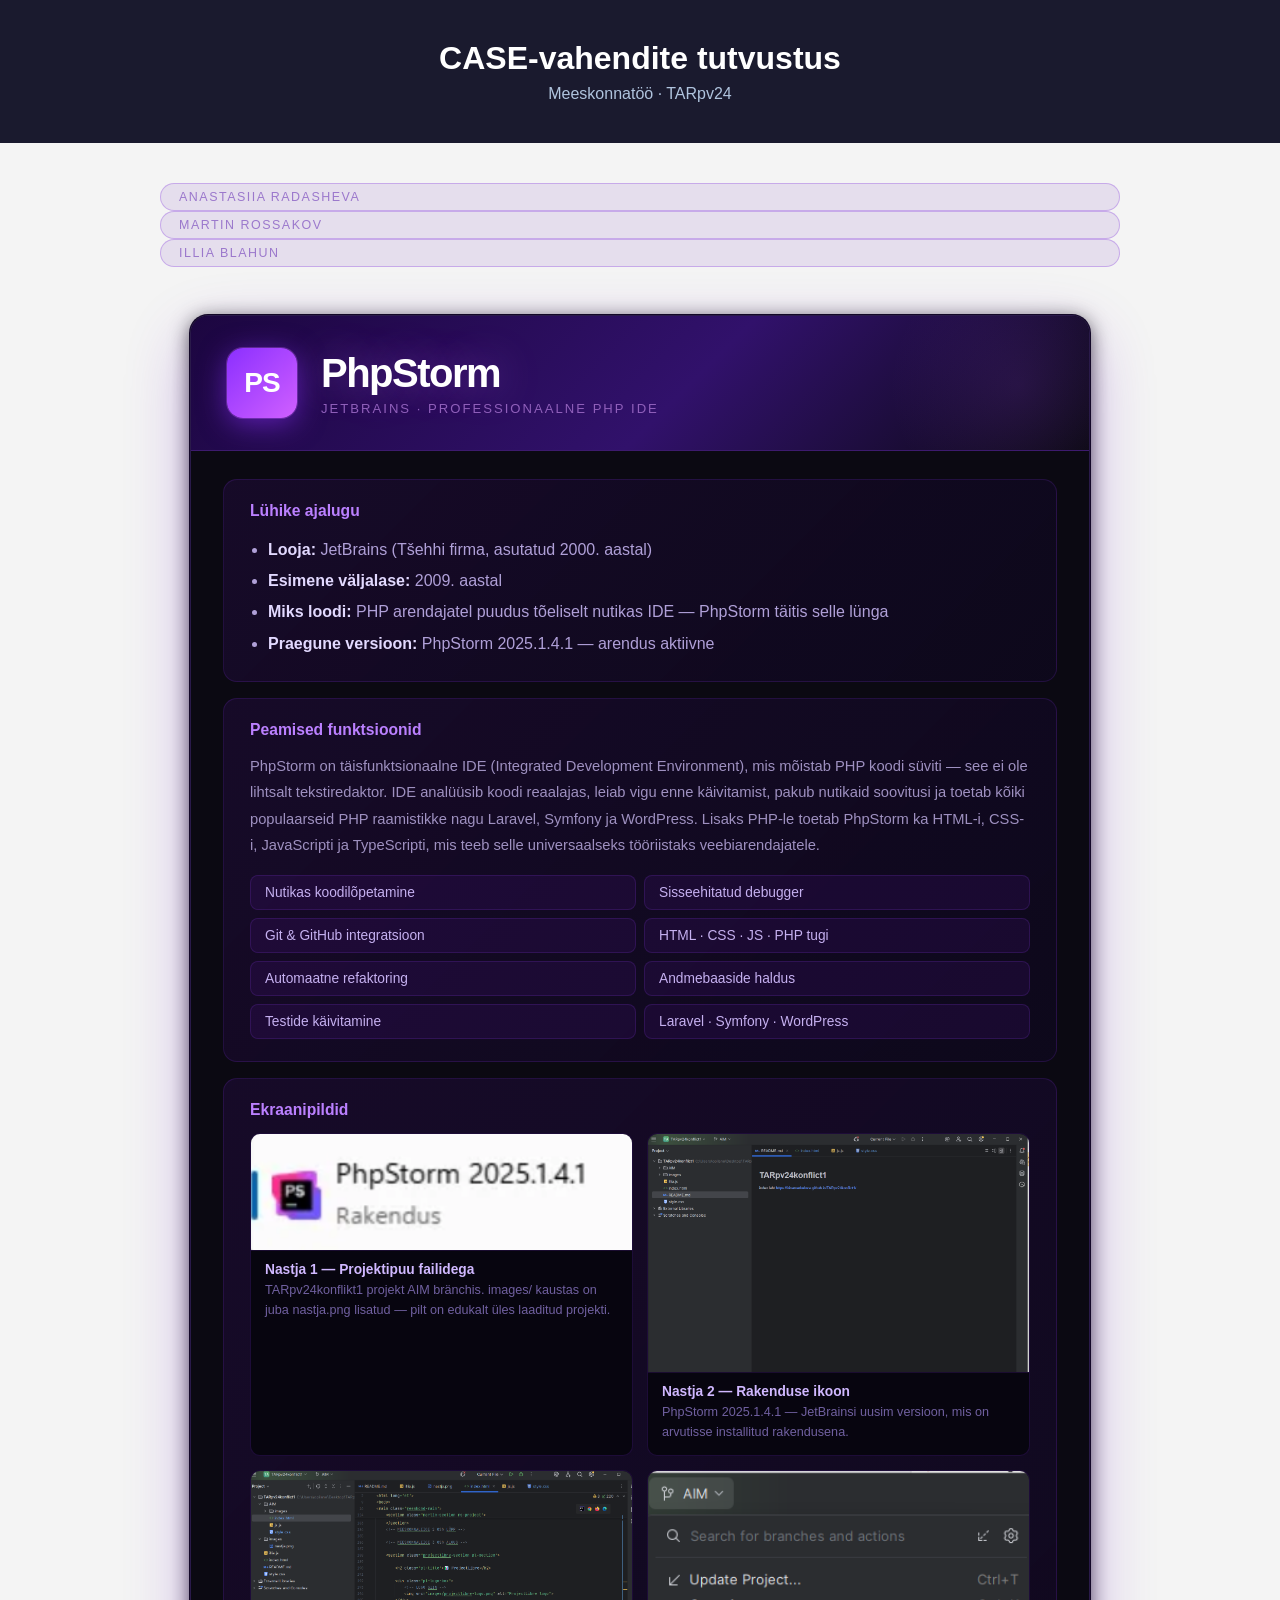
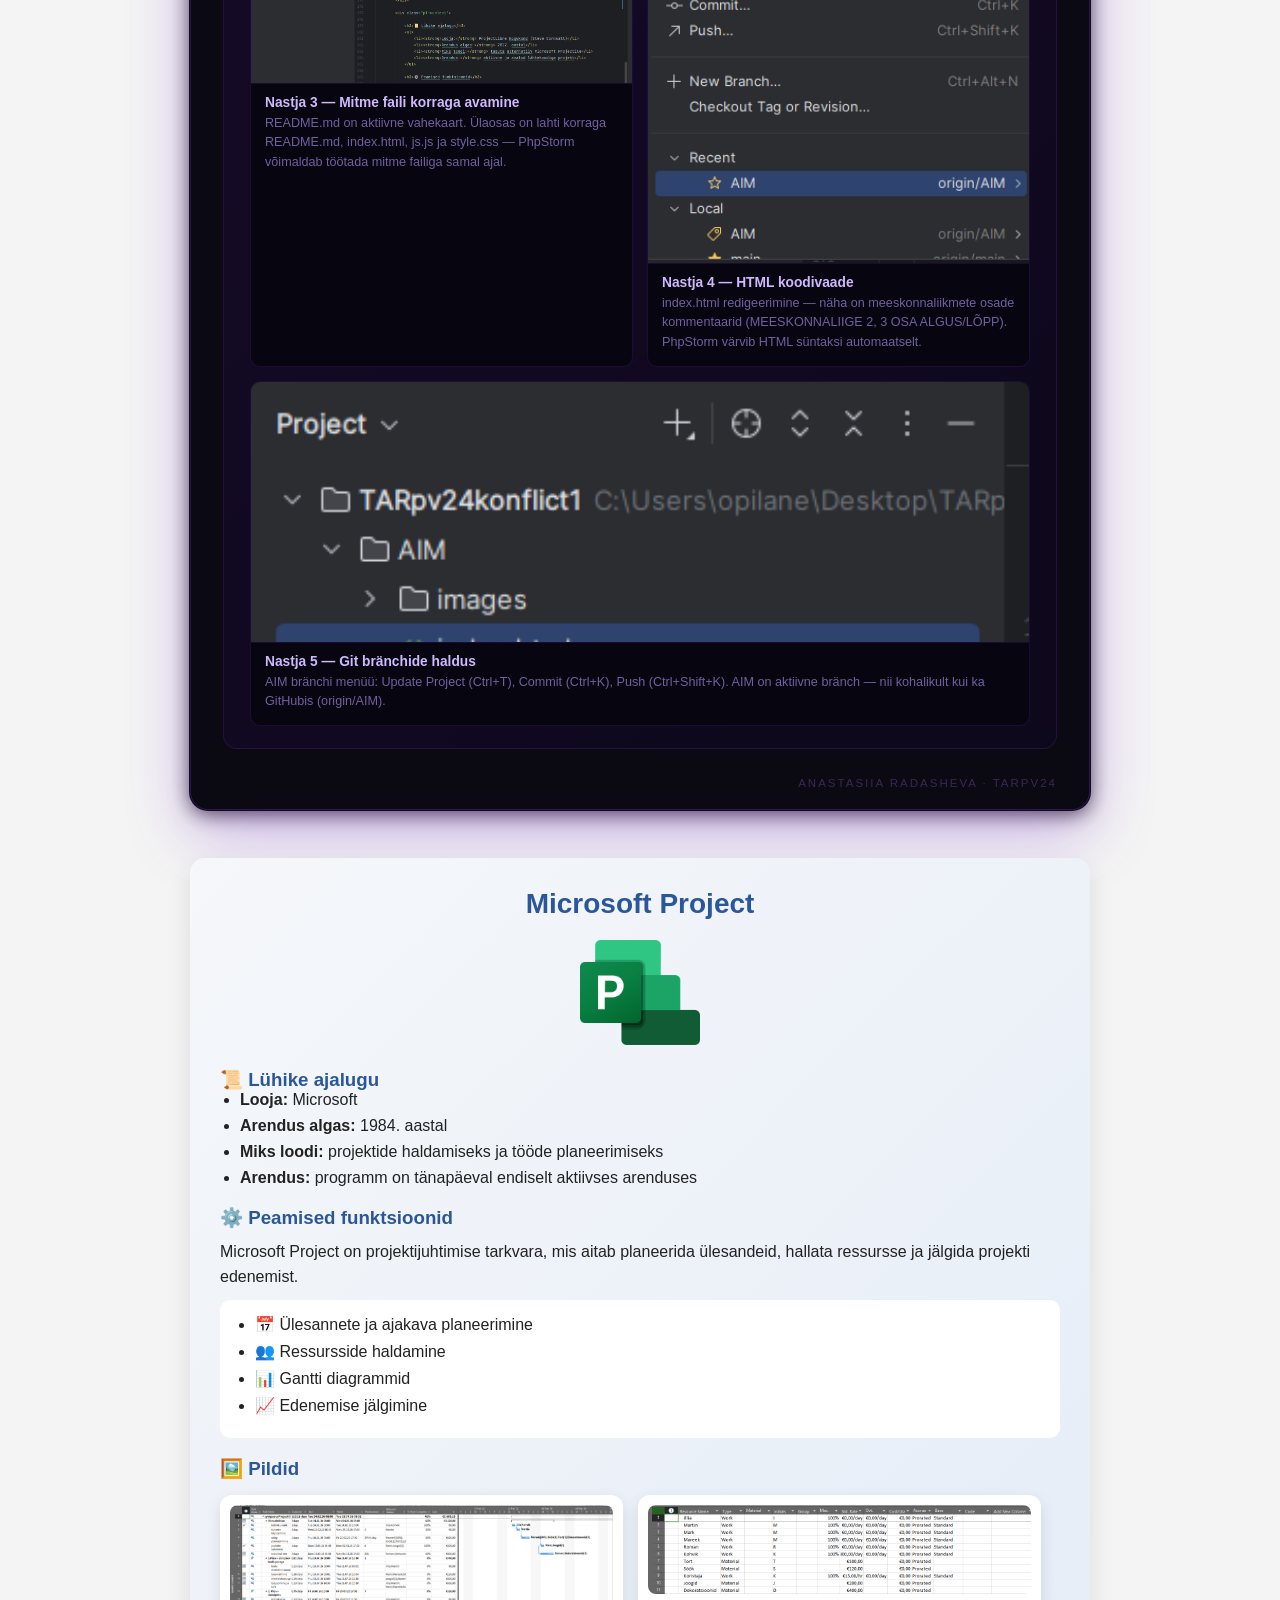
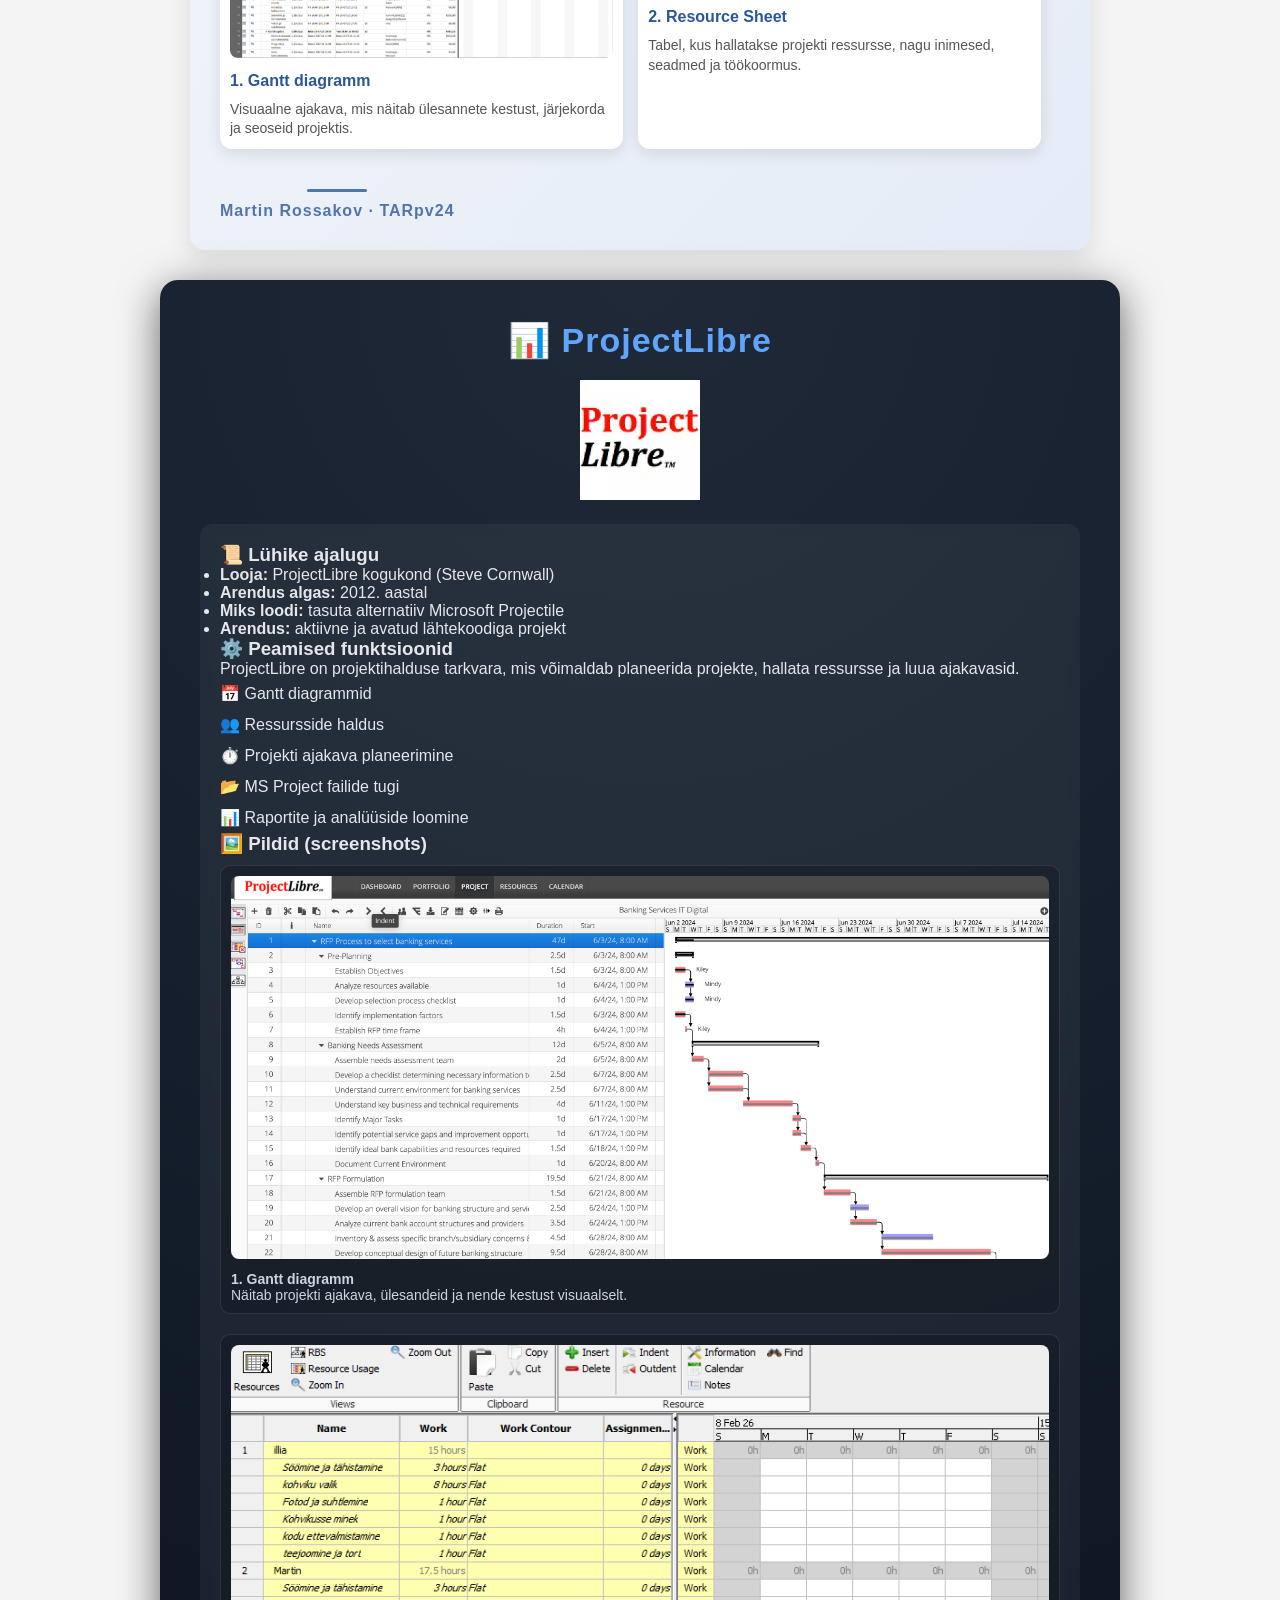
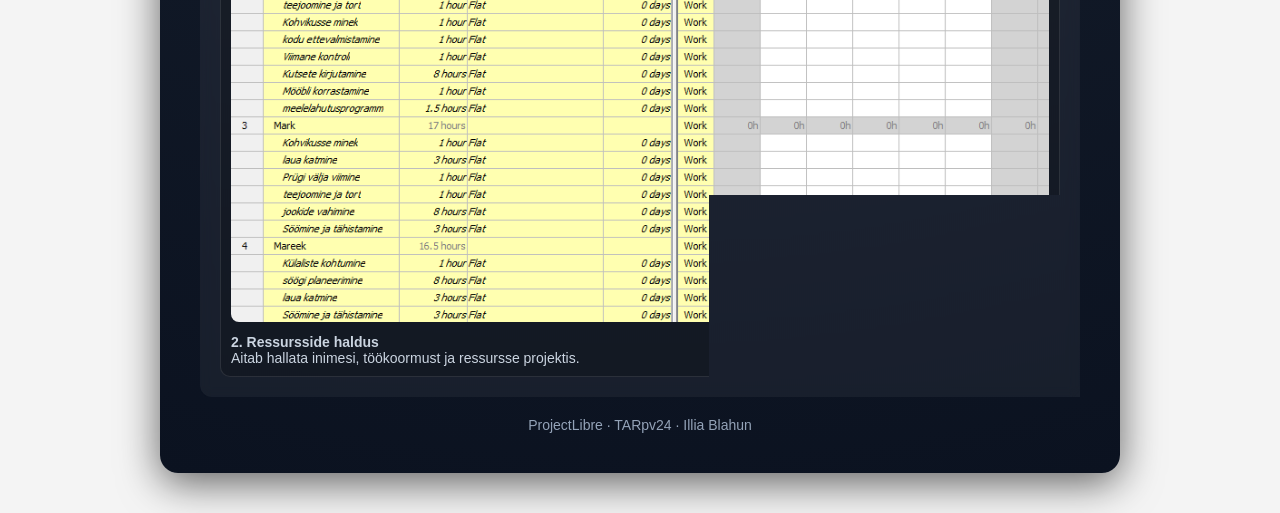
<file: AIM/index.html>
<!DOCTYPE html>
<html lang="et">
<head>
    <meta charset="UTF-8">
    <meta name="viewport" content="width=device-width, initial-scale=1.0">
    <title>CASE-vahendid</title>
    <link rel="stylesheet" href="style.css">
</head>
<body>

<header class="meeskond-header">
    <h1>CASE-vahendite tutvustus</h1>
    <p>Meeskonnatöö · TARpv24</p>
</header>

<main class="meeskond-main">


    <div class="nastja-sig1">Anastasiia Radasheva  </div>
    <div class="nastja-sig1">Martin Rossakov  </div>
    <div class="nastja-sig1">Illia Blahun  </div>
    <!-- ================================================
     NASTJA OSA
    ================================================ -->

    <section class="nastja-section">

        <div class="nastja-hero">
            <div class="nastja-logo-box">
                <span class="nastja-ps">PS</span>
            </div>
            <div class="nastja-hero-text">
                <h2 class="nastja-title">PhpStorm</h2>
                <p class="nastja-subtitle">JetBrains · Professionaalne PHP IDE</p>
            </div>
        </div>

        <div class="nastja-body">

            <div class="nastja-card">
                <h3 class="nastja-card-title"> Lühike ajalugu</h3>
                <ul class="nastja-list">
                    <li><strong>Looja:</strong> JetBrains (Tšehhi firma, asutatud 2000. aastal)</li>
                    <li><strong>Esimene väljalase:</strong> 2009. aastal</li>
                    <li><strong>Miks loodi:</strong> PHP arendajatel puudus tõeliselt nutikas IDE — PhpStorm täitis selle lünga</li>
                    <li><strong>Praegune versioon:</strong> PhpStorm 2025.1.4.1 — arendus aktiivne</li>
                </ul>
            </div>

            <div class="nastja-card">
                <h3 class="nastja-card-title"> Peamised funktsioonid</h3>
                <p class="nastja-desc">
                    PhpStorm on täisfunktsionaalne IDE (Integrated Development Environment), mis mõistab PHP koodi süviti —
                    see ei ole lihtsalt tekstiredaktor. IDE analüüsib koodi reaalajas, leiab vigu enne käivitamist,
                    pakub nutikaid soovitusi ja toetab kõiki populaarseid PHP raamistikke nagu Laravel, Symfony ja WordPress.
                    Lisaks PHP-le toetab PhpStorm ka HTML-i, CSS-i, JavaScripti ja TypeScripti,
                    mis teeb selle universaalseks tööriistaks veebiarendajatele.
                </p>
                <div class="nastja-features-grid">
                    <div class="nastja-feature"> Nutikas koodilõpetamine</div>
                    <div class="nastja-feature"> Sisseehitatud debugger</div>
                    <div class="nastja-feature"> Git &amp; GitHub integratsioon</div>
                    <div class="nastja-feature"> HTML · CSS · JS · PHP tugi</div>
                    <div class="nastja-feature"> Automaatne refaktoring</div>
                    <div class="nastja-feature">Andmebaaside haldus</div>
                    <div class="nastja-feature"> Testide käivitamine</div>
                    <div class="nastja-feature"> Laravel · Symfony · WordPress</div>
                </div>
            </div>

            <div class="nastja-card">
                <h3 class="nastja-card-title"> Ekraanipildid</h3>
                <div class="nastja-screenshots">

                    <figure class="nastja-fig">
                        <a href="images/nastja1.png" target="_blank">
                            <img src="images/nastja1.png" alt="PhpStorm projektipuu nastja.png-ga">
                        </a>
                        <figcaption>
                            <strong>Nastja 1 — Projektipuu failidega</strong>
                            <p>TARpv24konflikt1 projekt AIM bränchis. images/ kaustas on juba nastja.png lisatud — pilt on edukalt üles laaditud projekti.</p>
                        </figcaption>
                    </figure>

                    <figure class="nastja-fig">
                        <a href="images/nastja2.png" target="_blank">
                            <img src="images/nastja2.png" alt="PhpStorm 2025 ikoon">
                        </a>
                        <figcaption>
                            <strong>Nastja 2 — Rakenduse ikoon</strong>
                            <p>PhpStorm 2025.1.4.1 — JetBrainsi uusim versioon, mis on arvutisse installitud rakendusena.</p>
                        </figcaption>
                    </figure>

                    <figure class="nastja-fig">
                        <a href="images/nastja3.png" target="_blank">
                            <img src="images/nastja3.png" alt="PhpStorm README ja mitu vahekaarti">
                        </a>
                        <figcaption>
                            <strong>Nastja 3 — Mitme faili korraga avamine</strong>
                            <p>README.md on aktiivne vahekaart. Ülaosas on lahti korraga README.md, index.html, js.js ja style.css — PhpStorm võimaldab töötada mitme failiga samal ajal.</p>
                        </figcaption>
                    </figure>

                    <figure class="nastja-fig">
                        <a href="images/nastja4.png" target="_blank">
                            <img src="images/nastja4.png" alt="PhpStorm index.html koodivaade">
                        </a>
                        <figcaption>
                            <strong>Nastja 4 — HTML koodivaade</strong>
                            <p>index.html redigeerimine — näha on meeskonnaliikmete osade kommentaarid (MEESKONNALIIGE 2, 3 OSA ALGUS/LÕPP). PhpStorm värvib HTML süntaksi automaatselt.</p>
                        </figcaption>
                    </figure>

                    <figure class="nastja-fig nastja-fig--wide">
                        <a href="images/nastja5.png" target="_blank">
                            <img src="images/nastja5.png" alt="PhpStorm Git AIM bränch">
                        </a>
                        <figcaption>
                            <strong>Nastja 5 — Git bränchide haldus</strong>
                            <p>AIM bränchi menüü: Update Project (Ctrl+T), Commit (Ctrl+K), Push (Ctrl+Shift+K). AIM on aktiivne bränch — nii kohalikult kui ka GitHubis (origin/AIM).</p>
                        </figcaption>
                    </figure>

                </div>
            </div>

        </div>

        <div class="nastja-sig">Anastasiia Radasheva · TARpv24</div>

    </section>

    <!-- ================================================
         NASTJA
         ================================================ -->


    <!-- MEESKONNALIIGE 2 OSA ALGUS -->
    <section class="martin-section ms-project">
        <h2 class="martin-title">Microsoft Project</h2>

        <div class="martin-logo">
            <img src="images/martinlogo.png" alt="Microsoft Project logo">
        </div>

        <div class="martin-content">
            <h3>📜 Lühike ajalugu</h3>
            <ul>
                <li><strong>Looja:</strong> Microsoft</li>
                <li><strong>Arendus algas:</strong> 1984. aastal</li>
                <li><strong>Miks loodi:</strong> projektide haldamiseks ja tööde planeerimiseks</li>
                <li><strong>Arendus:</strong> programm on tänapäeval endiselt aktiivses arenduses</li>
            </ul>

            <h3>⚙️ Peamised funktsioonid</h3>
            <p>
                Microsoft Project on projektijuhtimise tarkvara, mis aitab planeerida ülesandeid,
                hallata ressursse ja jälgida projekti edenemist.
            </p>

            <div class="martin-features">
                <ul>
                    <li>📅 Ülesannete ja ajakava planeerimine</li>
                    <li>👥 Ressursside haldamine</li>
                    <li>📊 Gantti diagrammid</li>
                    <li>📈 Edenemise jälgimine</li>
                </ul>
            </div>

            <h3>🖼️ Pildid</h3>
            <div class="martin-images">

                <figure class="martin-figure">
                    <a href="images/martinmenu.png" target="_blank">
                        <img src="images/martinmenu.png" alt="Gantt diagramm">
                    </a>
                    <figcaption>
                        <strong>1. Gantt diagramm</strong>
                        <p>Visuaalne ajakava, mis näitab ülesannete kestust, järjekorda ja seoseid projektis.</p>
                    </figcaption>
                </figure>

                <figure class="martin-figure">
                    <a href="images/martinres.png" target="_blank">
                        <img src="images/martinres.png" alt="Resource Sheet">
                    </a>
                    <figcaption>
                        <strong>2. Resource Sheet</strong>
                        <p>Tabel, kus hallatakse projekti ressursse, nagu inimesed, seadmed ja töökoormus.</p>
                    </figcaption>
                </figure>
                <div class="martin-signature">
                    Martin Rossakov · TARpv24
                </div>

            </div>
        </div>
    </section>
    <!-- MEESKONNALIIGE 2 OSA LÕPP -->

    <!-- MEESKONNALIIGE 3 OSA ALGUS -->

    <section class="projectlibre-section pl-section">

        <h2 class="pl-title">📊 ProjectLibre</h2>

        <div class="pl-logo-box">
            <!-- LOGO SIIN -->
            <img src="images/projectlibre-logo.png" alt="ProjectLibre logo">
        </div>

        <div class="pl-content">

            <h3>📜 Lühike ajalugu</h3>
            <ul>
                <li><strong>Looja:</strong> ProjectLibre kogukond (Steve Cornwall)</li>
                <li><strong>Arendus algas:</strong> 2012. aastal</li>
                <li><strong>Miks loodi:</strong> tasuta alternatiiv Microsoft Projectile</li>
                <li><strong>Arendus:</strong> aktiivne ja avatud lähtekoodiga projekt</li>
            </ul>

            <h3>⚙️ Peamised funktsioonid</h3>

            <p>
                ProjectLibre on projektihalduse tarkvara, mis võimaldab planeerida projekte,
                hallata ressursse ja luua ajakavasid.
            </p>

            <div class="pl-features">
                <ul>
                    <li>📅 Gantt diagrammid</li>
                    <li>👥 Ressursside haldus</li>
                    <li>⏱️ Projekti ajakava planeerimine</li>
                    <li>📂 MS Project failide tugi</li>
                    <li>📊 Raportite ja analüüside loomine</li>
                </ul>
            </div>

            <h3>🖼️ Pildid (screenshots)</h3>

            <div class="pl-images">

                <figure class="pl-figure">
                    <!-- SCREENSHOT 1 SIIN -->
                    <img src="images/pl-gantt.png" alt="Gantt chart ProjectLibre">
                    <figcaption>
                        <strong>1. Gantt diagramm</strong>
                        <p>
                            Näitab projekti ajakava, ülesandeid ja nende kestust visuaalselt.
                        </p>
                    </figcaption>
                </figure>

                <figure class="pl-figure">
                    <!-- SCREENSHOT 2 SIIN -->
                    <img src="images/resourseUsage.png" alt="Resource management">
                    <figcaption>
                        <strong>2. Ressursside haldus</strong>
                        <p>
                            Aitab hallata inimesi, töökoormust ja ressursse projektis.
                        </p>
                    </figcaption>
                </figure>

            </div>

        </div>

        <div class="pl-signature">
            ProjectLibre · TARpv24 · Illia Blahun
        </div>

    </section>

    <!-- MEESKONNALIIGE 3 OSA LÕPP -->

</main>

</body>
</html>
</file>
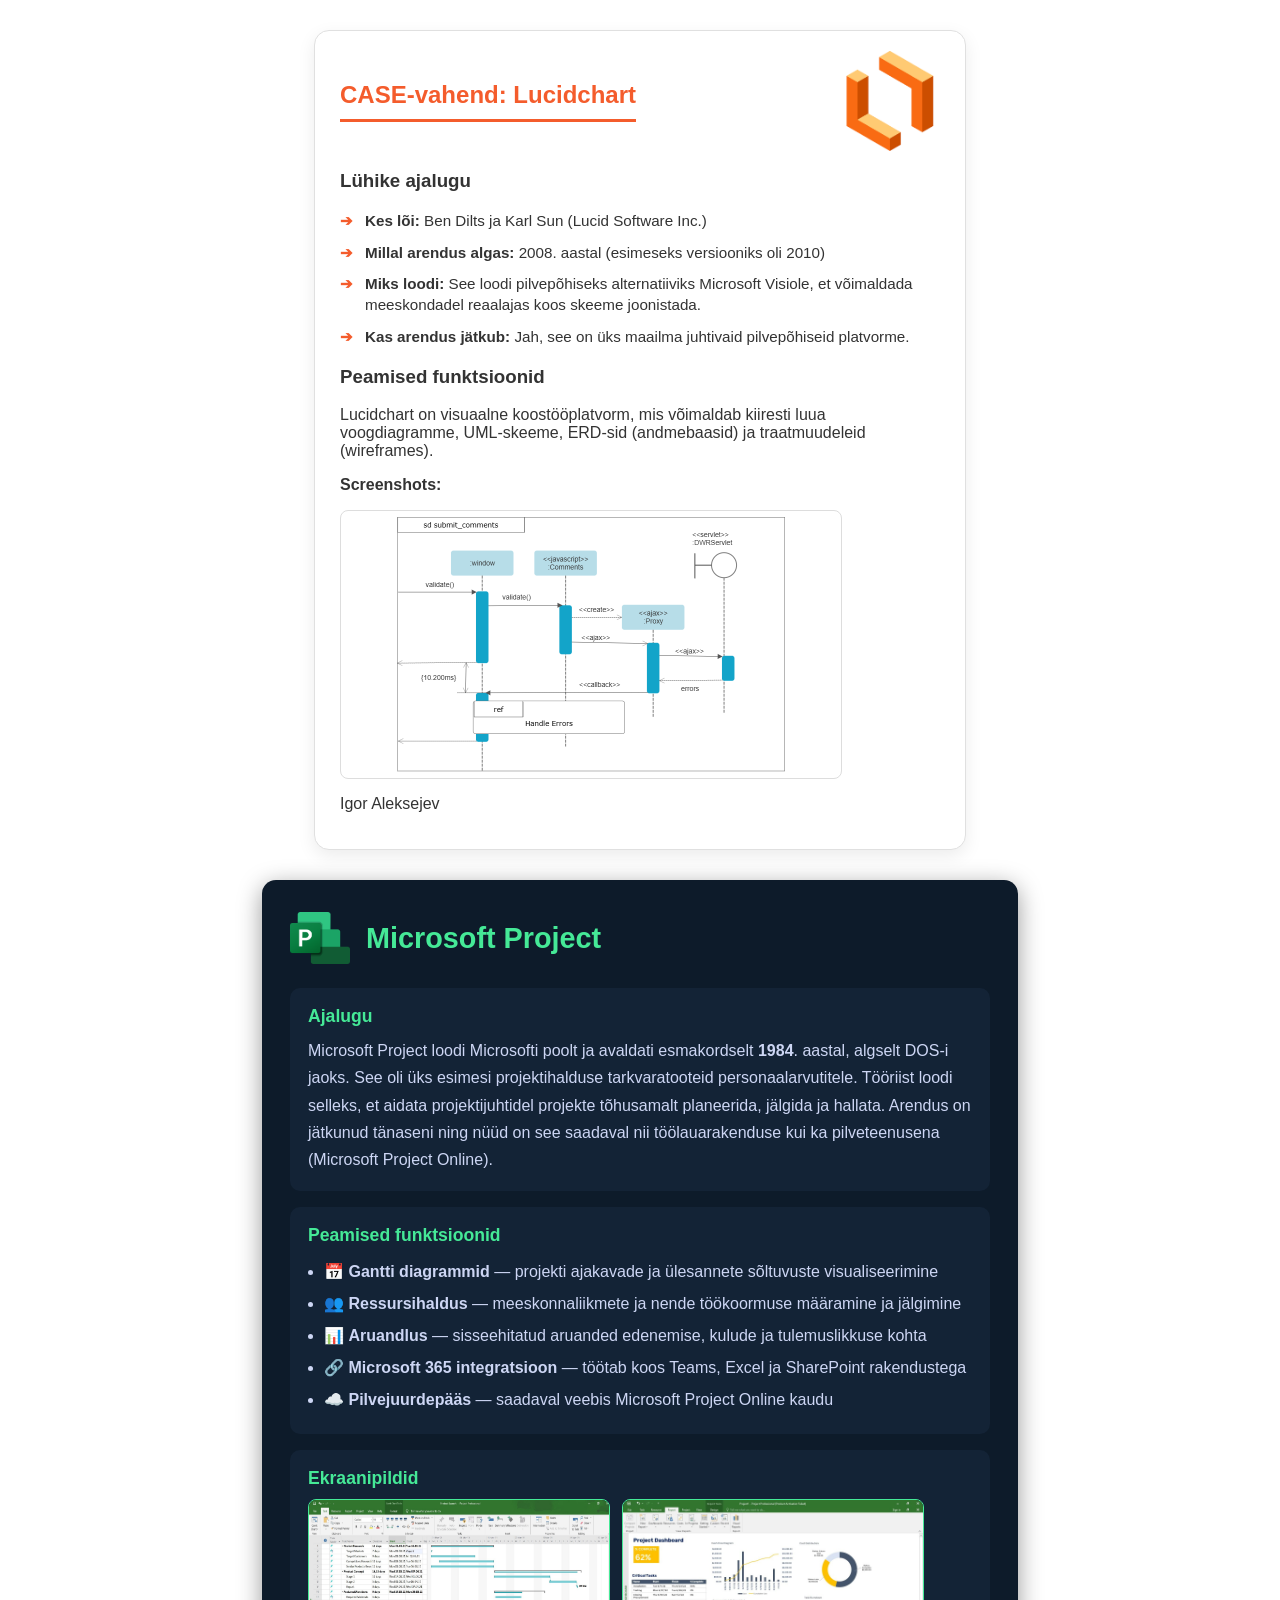
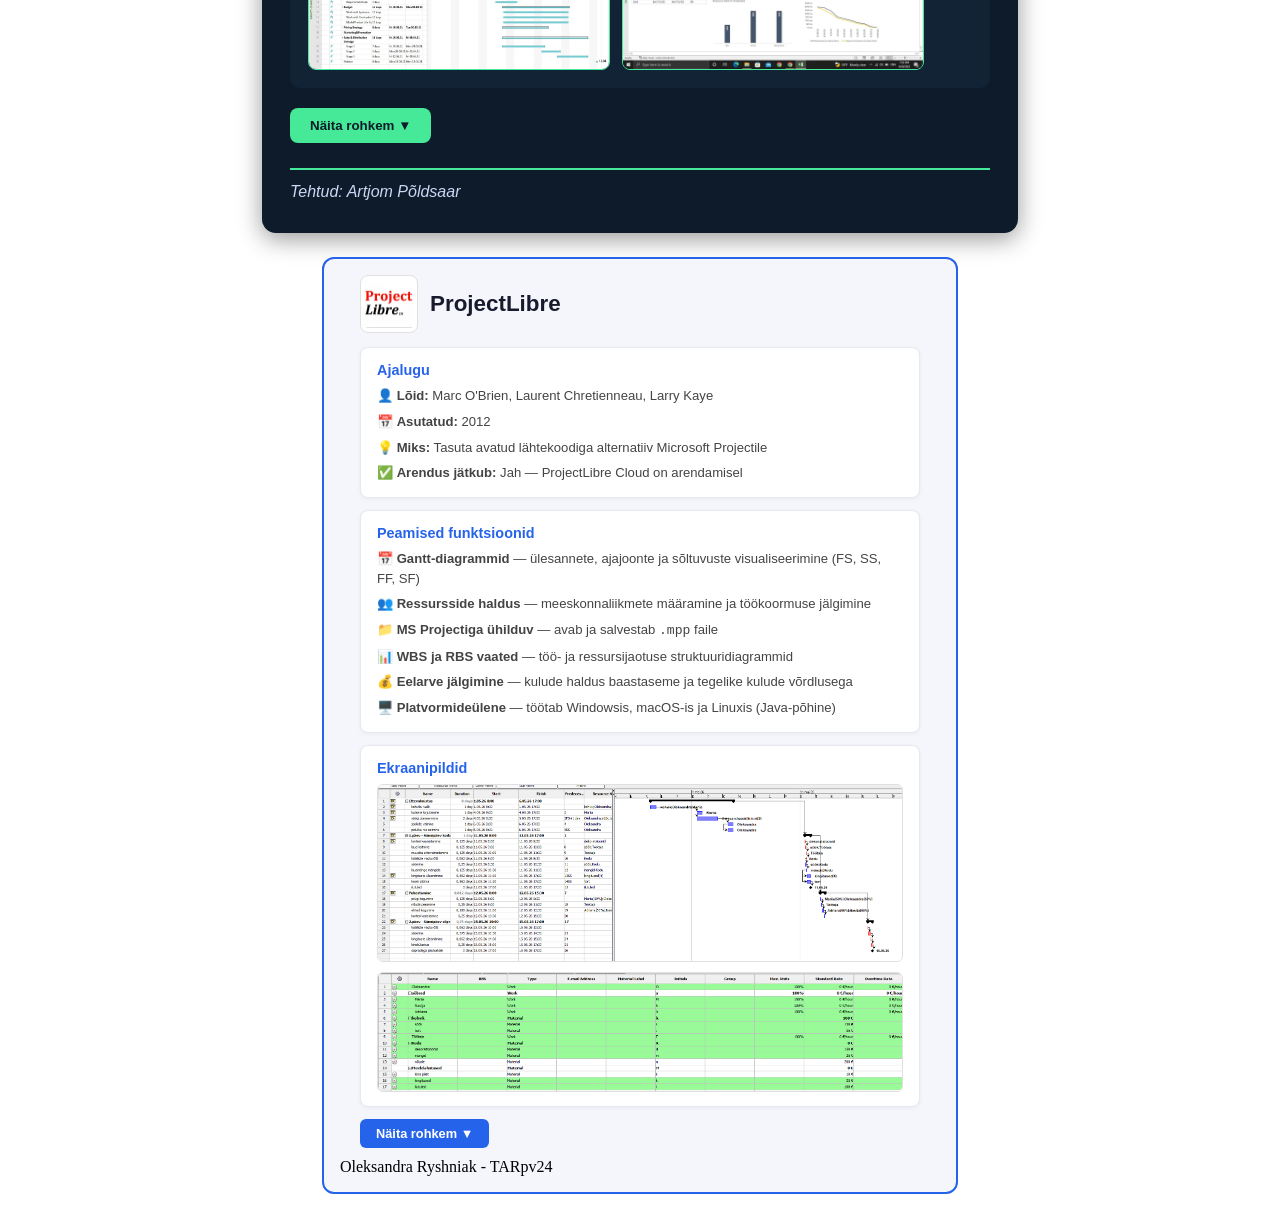
<file: kak-dushe-ugodno/index.html>
<!DOCTYPE html>
<html lang="en">
<head>
    <meta charset="UTF-8">
    <title>Case Vahendid</title>
    <link rel="stylesheet" href="style.css">
</head>
<body>
<section class="igor-case-section" id="igor-lucidchart">
    <div class="case-header">
        <h2 class="igor-title">CASE-vahend: Lucidchart</h2>
        <img src="images_kak-dushe-ugodno/lucid.png"
             alt="Lucidchart logo"
             style="width: 100px; height: auto;">
    </div>

    <div class="case-info">
        <h3>Lühike ajalugu</h3>
        <ul class="case-list">
            <li><strong>Kes lõi:</strong> Ben Dilts ja Karl Sun (Lucid Software Inc.)</li>
            <li><strong>Millal arendus algas:</strong> 2008. aastal (esimeseks versiooniks oli 2010)</li>
            <li><strong>Miks loodi:</strong> See loodi pilvepõhiseks alternatiiviks Microsoft Visiole, et võimaldada meeskondadel reaalajas koos skeeme joonistada.</li>
            <li><strong>Kas arendus jätkub:</strong> Jah, see on üks maailma juhtivaid pilvepõhiseid platvorme.</li>
        </ul>
    </div>

    <div class="case-features">
        <h3>Peamised funktsioonid</h3>
        <p class="case-description">
            Lucidchart on visuaalne koostööplatvorm, mis võimaldab kiiresti luua voogdiagramme, UML-skeeme, ERD-sid (andmebaasid) ja traatmuudeleid (wireframes).
        </p>

        <div class="case-screenshots">
            <p><strong>Screenshots:</strong></p>
            <img src="images_kak-dushe-ugodno/lucid-diagr.png"
                 alt="Lucidchart UML diagram"
                 style="width: 100%; max-width: 500px; border: 1px solid #ddd; border-radius: 8px;">
        </div>
    </div>
    <p>Igor Aleksejev</p>
</section>

<section class="artjom-section" id="artjom-section">
    <div class="artjom-header">
        <img src="images_kak-dushe-ugodno/ms-project-logo.png" alt="Microsoft Project Logo" class="artjom-logo">
        <h2 class="artjom-title">Microsoft Project</h2>
    </div>
    <div class="artjom-history artjom-card">
        <h3 class="artjom-subtitle">Ajalugu</h3>
        <p class="artjom-text">Microsoft Project loodi Microsofti poolt ja avaldati esmakordselt <strong>1984</strong>. aastal, algselt DOS-i jaoks. See oli üks esimesi projektihalduse tarkvaratooteid personaalarvutitele. Tööriist loodi selleks, et aidata projektijuhtidel projekte tõhusamalt planeerida, jälgida ja hallata. Arendus on jätkunud tänaseni ning nüüd on see saadaval nii töölauarakenduse kui ka pilveteenusena (Microsoft Project Online).</p>
    </div>
    <div class="artjom-features artjom-card">
        <h3 class="artjom-subtitle">Peamised funktsioonid</h3>
        <ul class="artjom-list">
            <li>📅 <strong>Gantti diagrammid</strong> — projekti ajakavade ja ülesannete sõltuvuste visualiseerimine</li>
            <li>👥 <strong>Ressursihaldus</strong> — meeskonnaliikmete ja nende töökoormuse määramine ja jälgimine</li>
            <li>📊 <strong>Aruandlus</strong> — sisseehitatud aruanded edenemise, kulude ja tulemuslikkuse kohta</li>
            <li>🔗 <strong>Microsoft 365 integratsioon</strong> — töötab koos Teams, Excel ja SharePoint rakendustega</li>
            <li>☁️ <strong>Pilvejuurdepääs</strong> — saadaval veebis Microsoft Project Online kaudu</li>
        </ul>
    </div>
    <div class="artjom-screenshots artjom-card">
        <h3 class="artjom-subtitle">Ekraanipildid</h3>
        <div class="artjom-imgs">
            <img src="images_kak-dushe-ugodno/artjom_screenshot1.jpg" alt="MS Project Gantti diagramm" class="artjom-screen">
            <img src="images_kak-dushe-ugodno/artjom_screenshot2.jpg" alt="MS Project töölaud" class="artjom-screen">
        </div>
    </div>
    <button class="artjom-btn" onclick="artjomToggle()">Näita rohkem ▼</button>
    <div class="artjom-extra" id="artjomExtra">
        <p class="artjom-text">Microsoft Project on endiselt üks enim kasutatavaid projektihalduse tööriistu maailmas, eriti suurettevõtetes. See toetab nii Waterfall kui ka Agile metoodikaid, muutes selle mitmekülgseks erinevat tüüpi projektide jaoks.</p>
    </div>
    <hr/>
    <p class="artjom-text"><i>Tehtud: Artjom Põldsaar</i></p>
</section>
<script>
  function artjomToggle() {
    const extra = document.getElementById('artjomExtra');
    const btn = document.querySelector('.artjom-btn');
    if (extra.style.display === 'block') {
      extra.style.display = 'none';
      btn.textContent = 'Näita rohkem ▼';
    } else {
      extra.style.display = 'block';
      btn.textContent = 'Näita vähem ▲';
    }
  }
</script>


<!---Oleksandra algus-->
<section class="oleks-wrapper">

    <section class="oleks-section">

        <div class="oleks-header">
            <img src="images_kak-dushe-ugodno/projectLibre-logo.png" alt="ProjectLibre Logo" class="oleks-logo">
            <h2 class="oleks-title">ProjectLibre</h2>
        </div>

        <div class="oleks-history oleks-card">
            <h3 class="oleks-subtitle">Ajalugu</h3>
            <ul class="oleks-list">
                <li>👤 <strong>Lõid:</strong> Marc O'Brien, Laurent Chretienneau, Larry Kaye</li>
                <li>📅 <strong>Asutatud:</strong> 2012</li>
                <li>💡 <strong>Miks:</strong> Tasuta avatud lähtekoodiga alternatiiv Microsoft Projectile</li>
                <li>✅ <strong>Arendus jätkub:</strong> Jah — ProjectLibre Cloud on arendamisel</li>
            </ul>
        </div>

        <div class="oleks-features oleks-card">
            <h3 class="oleks-subtitle">Peamised funktsioonid</h3>
            <ul class="oleks-list">
                <li>📅 <strong>Gantt-diagrammid</strong> — ülesannete, ajajoonte ja sõltuvuste visualiseerimine (FS, SS, FF, SF)</li>
                <li>👥 <strong>Ressursside haldus</strong> — meeskonnaliikmete määramine ja töökoormuse jälgimine</li>
                <li>📁 <strong>MS Projectiga ühilduv</strong> — avab ja salvestab <code>.mpp</code> faile</li>
                <li>📊 <strong>WBS ja RBS vaated</strong> — töö- ja ressursijaotuse struktuuridiagrammid</li>
                <li>💰 <strong>Eelarve jälgimine</strong> — kulude haldus baastaseme ja tegelike kulude võrdlusega</li>
                <li>🖥️ <strong>Platvormideülene</strong> — töötab Windowsis, macOS-is ja Linuxis (Java-põhine)</li>
            </ul>
        </div>

        <div class="oleks-screenshots oleks-card">
            <h3 class="oleks-subtitle">Ekraanipildid</h3>
            <div class="oleks-imgs">
                <img src="images_kak-dushe-ugodno/projectLibre_gantchart.png" alt="ProjectLibre Gantt-diagramm" class="oleks-screen">
                <img src="images_kak-dushe-ugodno/projectLibre_resourceview.png" alt="ProjectLibre ressursivaade" class="oleks-screen">
            </div>
        </div>

        <button class="oleks-btn" onclick="oleksToggle()">Näita rohkem ▼</button>
        <div class="oleks-extra" id="oleksExtra">
            <div class="oleks-card">
                <p class="oleks-text">
                    ProjectLibre on üks enim allalaaditud avatud lähtekoodiga projektihalduse tööriistu maailmas.
                    See toetab klassikalist veekose planeerimist ning on laialdaselt kasutusel hariduses,
                    väikeettevõtetes ja mittetulundusühingutes tasuta alternatiivina Microsoft Projectile.
                    Tulev ProjectLibre Cloud toob platvormile reaalajas koostöö võimaluse.
                </p>
            </div>
        </div>

    </section>
         Oleksandra Ryshniak - TARpv24
</section>

<script>
    function oleksToggle() {
        var el = document.getElementById('oleksExtra');
        var btn = document.querySelector('.oleks-btn');
        el.classList.toggle('open');
        btn.textContent = el.classList.contains('open') ? 'Näita vähem ▲' : 'Näita rohkem ▼';
    }
</script>
<!---oleksandra lõpp-->
</body>
</html>
</file>
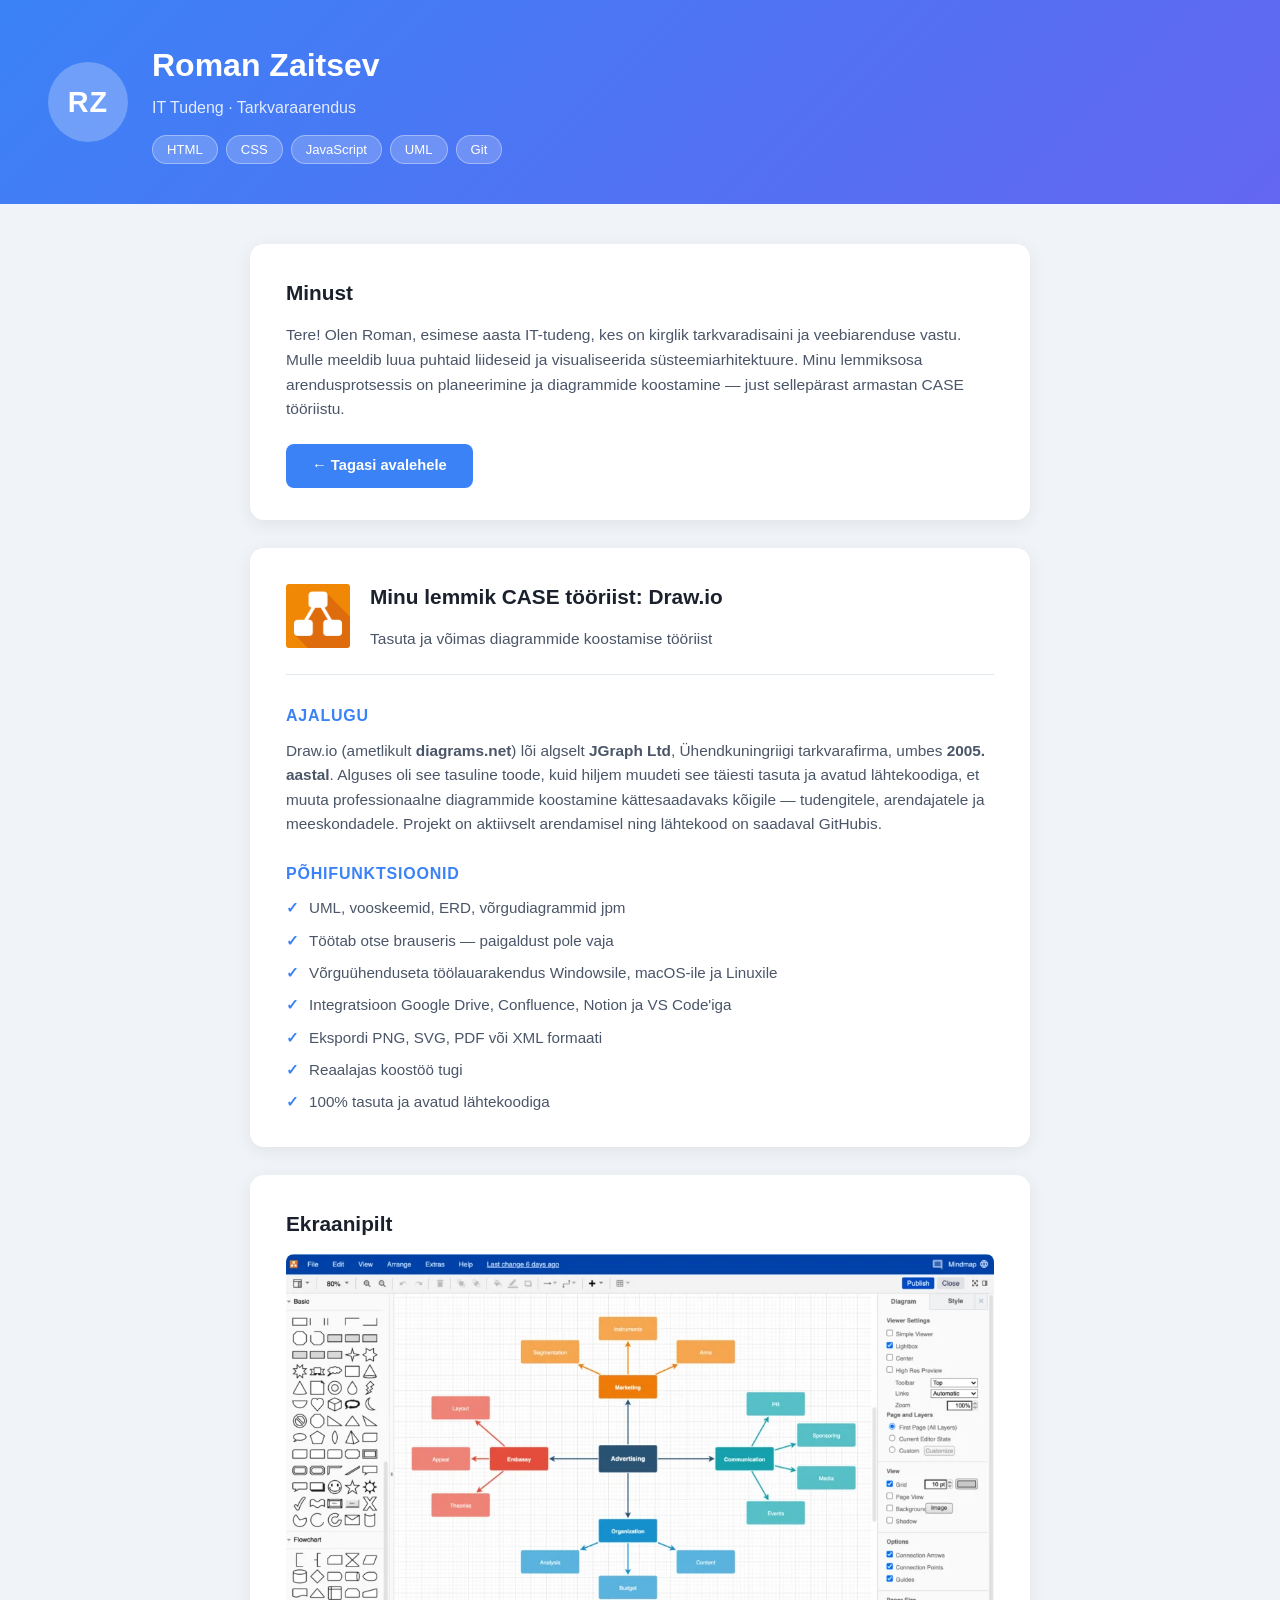
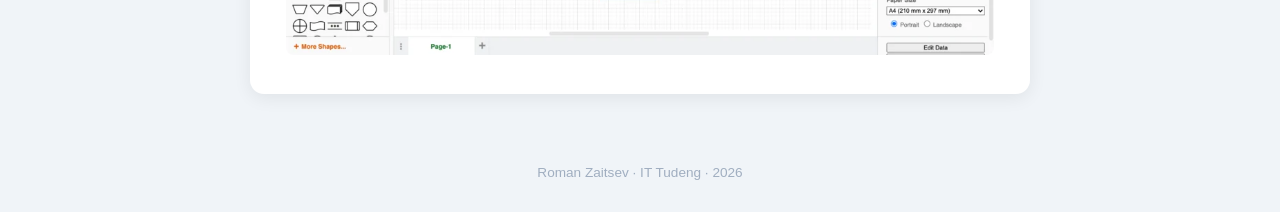
<file: RZ/home.html>
<!DOCTYPE html>
<html lang="et">
<head>
  <meta charset="UTF-8">
  <meta name="viewport" content="width=device-width, initial-scale=1.0">
  <title>Roman Zaitsev — CASE tööriistad</title>
  <link rel="stylesheet" href="style.css">
</head>
<body>

  <header class="profile-header">
    <div class="avatar">RZ</div>
    <div class="profile-info">
      <h1>Roman Zaitsev</h1>
      <p class="subtitle">IT Tudeng · Tarkvaraarendus</p>
      <div class="skills">
        <span>HTML</span>
        <span>CSS</span>
        <span>JavaScript</span>
        <span>UML</span>
        <span>Git</span>
      </div>
    </div>
  </header>

  <main>

    <section class="roman-section card">
      <h2>Minust</h2>
      <p>
        Tere! Olen Roman, esimese aasta IT-tudeng, kes on kirglik tarkvaradisaini ja veebiarenduse vastu.
        Mulle meeldib luua puhtaid liideseid ja visualiseerida süsteemiarhitektuure.
        Minu lemmiksosa arendusprotsessis on planeerimine ja diagrammide koostamine — just sellepärast
        armastan CASE tööriistu.
      </p>
      <a class="btn" href="../index.html">← Tagasi avalehele</a>
    </section>

    <section class="case-card card">
      <div class="case-header">
        <img
          src="img.png"
          alt="Draw.io logo"
          class="case-logo"
        >
        <div>
          <h2>Minu lemmik CASE tööriist: Draw.io</h2>
          <p class="case-tagline">Tasuta ja võimas diagrammide koostamise tööriist</p>
        </div>
      </div>

      <div class="case-section">
        <h3>Ajalugu</h3>
        <p>
          Draw.io (ametlikult <strong>diagrams.net</strong>) lõi algselt
          <strong>JGraph Ltd</strong>, Ühendkuningriigi tarkvarafirma, umbes <strong>2005. aastal</strong>.
          Alguses oli see tasuline toode, kuid hiljem muudeti see täiesti tasuta ja avatud lähtekoodiga,
          et muuta professionaalne diagrammide koostamine kättesaadavaks kõigile — tudengitele, arendajatele ja meeskondadele.
          Projekt on aktiivselt arendamisel ning lähtekood on saadaval GitHubis.
        </p>
      </div>

      <div class="case-section">
        <h3>Põhifunktsioonid</h3>
        <ul>
          <li>UML, vooskeemid, ERD, võrgudiagrammid jpm</li>
          <li>Töötab otse brauseris — paigaldust pole vaja</li>
          <li>Võrguühenduseta töölauarakendus Windowsile, macOS-ile ja Linuxile</li>
          <li>Integratsioon Google Drive, Confluence, Notion ja VS Code'iga</li>
          <li>Ekspordi PNG, SVG, PDF või XML formaati</li>
          <li>Reaalajas koostöö tugi</li>
          <li>100% tasuta ja avatud lähtekoodiga</li>
        </ul>
      </div>
    </section>

    <section class="case-card card">
      <h2>Ekraanipilt</h2>
      <img src="ep.png" alt="Ekraanipilt" style="max-width:100%;border-radius:8px;">
    </section>

  </main>

  <footer>
    <p>Roman Zaitsev · IT Tudeng · 2026</p>
  </footer>

</body>
</html>
</file>
<file: AIM/style.css>
* {
    margin: 0;
    padding: 0;
    box-sizing: border-box;
}

body {
    font-family: Arial, sans-serif;
    background: #f4f4f4;
    color: #222;
}

.meeskond-header {
    text-align: center;
    padding: 40px 20px;
    background: #1a1a2e;
    color: #ffffff;
}

.meeskond-header p {
    color: #b0c4de;
    margin-top: 8px;
}

.meeskond-main {
    max-width: 1000px;
    margin: 40px auto;
    padding: 0 20px;
}

/* === MARTIN SECTION (Microsoft Project) === */
.martin-section {
    background: linear-gradient(135deg, #f5f7fa, #e4ecf7);
    padding: 30px;
    margin: 30px auto;
    border-radius: 15px;
    max-width: 900px;
    box-shadow: 0 10px 25px rgba(0,0,0,0.1);
    font-family: Arial, sans-serif;
}

.martin-title {
    text-align: center;
    font-size: 28px;
    color: #2b579a;
    margin-bottom: 20px;
}

.martin-logo {
    text-align: center;
    margin-bottom: 20px;
}

.martin-logo img {
    width: 120px;
    transition: transform 0.3s ease;
}

.martin-logo img:hover {
    transform: scale(1.1);
}

.martin-content h3 {
    margin-top: 20px;
    color: #2b579a;
}

.martin-content ul {
    padding-left: 20px;
}

.martin-content li {
    margin-bottom: 8px;
}

.martin-content p {
    line-height: 1.6;
    margin-top: 10px;
}

.martin-features {
    background: #ffffff;
    padding: 15px;
    border-radius: 10px;
    margin-top: 10px;
}

.martin-images {
    display: flex;
    gap: 15px;
    flex-wrap: wrap;
    margin-top: 15px;
}

.martin-figure {
    width: 48%;
    background: #ffffff;
    border-radius: 12px;
    padding: 10px;
    box-shadow: 0 5px 15px rgba(0,0,0,0.1);
    transition: transform 0.3s ease;
}

.martin-figure:hover {
    transform: translateY(-5px);
}

.martin-figure img {
    width: 100%;
    border-radius: 8px;
    transition: transform 0.3s ease;
}

.martin-figure img:hover {
    transform: scale(1.03);
}

/* Caption */
.martin-figure figcaption {
    margin-top: 10px;
}

.martin-figure strong {
    display: block;
    color: #2b579a;
    margin-bottom: 5px;
}

.martin-figure p {
    font-size: 14px;
    color: #555;
    line-height: 1.4;
}
.martin-signature {
    margin-top: 25px;
    text-align: center;
    font-size: 16px;
    font-weight: bold;
    color: #2b579a;
    letter-spacing: 1px;
    opacity: 0.8;
    position: relative;
}

.martin-signature::before {
    content: "";
    display: block;
    width: 60px;
    height: 3px;
    background: #2b579a;
    margin: 0 auto 10px auto;
    border-radius: 2px;
}

.martin-signature:hover {
    opacity: 1;
    transform: scale(1.05);
    transition: 0.3s ease;
}
@media (max-width: 768px) {
    .martin-figure {
        width: 100%;
    }
}

/* ILLIA */
/* =========================
   PROJECTLIBRE SECTION
   UNIQUE STYLE (no conflicts)
   ========================= */

.pl-section {
    background: radial-gradient(circle at top, #1f2937, #0b1220);
    color: #e5e7eb;
    padding: 40px;
    margin-top: 30px;
    border-radius: 18px;
    box-shadow: 0 10px 40px rgba(0,0,0,0.6);
    font-family: Arial, sans-serif;
}

/* TITLE */
.pl-title {
    font-size: 34px;
    text-align: center;
    margin-bottom: 20px;
    color: #60a5fa;
    letter-spacing: 1px;
}

/* LOGO */
.pl-logo-box {
    text-align: center;
    margin-bottom: 20px;
}

.pl-logo-box img {
    width: 120px;
    animation: plFloat 3s ease-in-out infinite;
}

/* CONTENT CARD */
.pl-content {
    background: rgba(255,255,255,0.05);
    padding: 20px;
    border-radius: 12px;
    backdrop-filter: blur(6px);
}

/* FEATURES */
.pl-features ul {
    list-style: none;
    padding: 0;
}

.pl-features li {
    padding: 6px 0;
}

/* IMAGES */
.pl-images {
    display: flex;
    flex-direction: column;
    gap: 20px;
    margin-top: 10px;
}

.pl-figure {
    border: 1px solid rgba(255,255,255,0.1);
    padding: 10px;
    border-radius: 10px;
    background: rgba(0,0,0,0.2);
}

.pl-figure img {
    width: 100%;
    border-radius: 8px;
}

/* CAPTION */
.pl-figure figcaption {
    margin-top: 8px;
    font-size: 14px;
    color: #cbd5e1;
}

/* SIGNATURE */
.pl-signature {
    text-align: center;
    margin-top: 20px;
    font-size: 14px;
    color: #94a3b8;
}

/* ANIMATION */
@keyframes plFloat {
    0% { transform: translateY(0); }
    50% { transform: translateY(-8px); }
    100% { transform: translateY(0); }
}
.pl-button {
    margin-top: 15px;
    padding: 10px 15px;
    border: none;
    background: #3b82f6;
    color: white;
    border-radius: 10px;
    cursor: pointer;
    transition: 0.3s;
}

.pl-button:hover {
    background: #2563eb;
    transform: scale(1.05);
}

.pl-fact {
    margin-top: 10px;
    color: #fde68a;
}


/* ================================================
   NASTJA STYLES — lisa style.css faili LÕPPU
   ================================================ */

.nastja-section {
    font-family: 'Segoe UI', 'Helvetica Neue', sans-serif;
    background: #0b0912;
    color: #ddd8ff;
    border-radius: 18px;
    margin: 48px auto;
    max-width: 900px;
    overflow: hidden;
    border: 1px solid #2a1a4a;
    box-shadow:
            0 0 0 1px #130828,
            0 24px 64px rgba(110, 30, 200, 0.3),
            0 4px 20px rgba(0,0,0,0.7);
}

/* --- Hero --- */
.nastja-hero {
    background: linear-gradient(135deg, #1c0640 0%, #31116b 55%, #0b0912 100%);
    border-bottom: 1px solid #3d1a6e;
    padding: 32px 36px;
    display: flex;
    align-items: center;
    gap: 24px;
    position: relative;
    overflow: hidden;
}

.nastja-hero::after {
    content: '';
    position: absolute;
    top: -60px; right: -60px;
    width: 260px; height: 260px;
    background: radial-gradient(circle, rgba(170, 80, 255, 0.12) 0%, transparent 70%);
    pointer-events: none;
}

.nastja-logo-box {
    width: 70px;
    height: 70px;
    border-radius: 16px;
    background: linear-gradient(135deg, #8b2fff, #d060ff);
    display: flex;
    align-items: center;
    justify-content: center;
    box-shadow:
            0 0 0 1px rgba(200, 100, 255, 0.3),
            0 6px 28px rgba(140, 48, 255, 0.55);
    flex-shrink: 0;
}

.nastja-ps {
    font-size: 1.75rem;
    font-weight: 900;
    color: #fff;
    letter-spacing: -1px;
}

.nastja-title {
    font-size: 2.5rem;
    font-weight: 800;
    color: #ffffff;
    margin: 0 0 5px 0;
    letter-spacing: -1.5px;
    text-shadow: 0 0 40px rgba(190, 110, 255, 0.45);
}

.nastja-subtitle {
    margin: 0;
    font-size: 0.82rem;
    color: #9060bb;
    letter-spacing: 2px;
    text-transform: uppercase;
}

/* --- Body --- */
.nastja-body {
    padding: 28px 32px;
    display: flex;
    flex-direction: column;
    gap: 16px;
}

/* --- Cards --- */
.nastja-card {
    background: linear-gradient(135deg, rgba(55, 15, 100, 0.28), rgba(15, 8, 35, 0.55));
    border: 1px solid rgba(130, 50, 220, 0.18);
    border-radius: 14px;
    padding: 22px 26px;
    transition: border-color 0.25s, box-shadow 0.25s;
}

.nastja-card:hover {
    border-color: rgba(170, 80, 255, 0.4);
    box-shadow: 0 0 24px rgba(140, 50, 255, 0.1);
}

.nastja-card-title {
    font-size: 0.98rem;
    font-weight: 700;
    color: #bb80ff;
    margin: 0 0 14px 0;
}

/* --- List --- */
.nastja-list {
    margin: 0;
    padding-left: 18px;
    line-height: 1.95;
    color: #b0a0d8;
}

.nastja-list strong { color: #e2d9ff; }

/* --- Description --- */
.nastja-desc {
    font-size: 0.92rem;
    line-height: 1.8;
    color: #9e90c0;
    margin: 0 0 16px 0;
}

/* --- Features grid --- */
.nastja-features-grid {
    display: grid;
    grid-template-columns: 1fr 1fr;
    gap: 8px;
}

.nastja-feature {
    background: rgba(100, 30, 180, 0.13);
    border: 1px solid rgba(120, 50, 200, 0.22);
    border-radius: 8px;
    padding: 9px 14px;
    font-size: 0.86rem;
    color: #c5b0f0;
    transition: background 0.2s, border-color 0.2s, color 0.2s;
}

.nastja-feature:hover {
    background: rgba(160, 70, 255, 0.22);
    border-color: rgba(170, 80, 255, 0.5);
    color: #e0d0ff;
}

/* --- Screenshots grid --- */
.nastja-screenshots {
    display: grid;
    grid-template-columns: 1fr 1fr;
    gap: 14px;
}

/* 5th image spans full width */
.nastja-fig--wide {
    grid-column: 1 / -1;
}

.nastja-fig--wide img {
    max-height: 260px;
    object-fit: cover;
    object-position: top;
}

.nastja-fig {
    margin: 0;
    border-radius: 10px;
    overflow: hidden;
    border: 1px solid rgba(110, 40, 200, 0.22);
    background: #07050f;
    transition: transform 0.25s, box-shadow 0.25s, border-color 0.25s;
}

.nastja-fig:hover {
    transform: translateY(-4px);
    box-shadow: 0 14px 36px rgba(140, 40, 255, 0.28);
    border-color: rgba(180, 90, 255, 0.55);
}

.nastja-fig img {
    width: 100%;
    display: block;
}

.nastja-fig figcaption {
    padding: 11px 14px 13px;
    border-top: 1px solid rgba(100, 40, 180, 0.2);
}

.nastja-fig figcaption strong {
    display: block;
    font-size: 0.86rem;
    color: #d0b8ff;
    margin-bottom: 4px;
}

.nastja-fig figcaption p {
    margin: 0;
    font-size: 0.79rem;
    color: #7060a0;
    line-height: 1.55;
}

/* --- Signature --- */
.nastja-sig {
    text-align: right;
    padding: 0 32px 20px;
    font-size: 0.72rem;
    color: #3a2858;
    letter-spacing: 2px;
    text-transform: uppercase;
}

/* --- Mobile --- */
@media (max-width: 600px) {
    .nastja-screenshots,
    .nastja-features-grid { grid-template-columns: 1fr; }
    .nastja-fig--wide { grid-column: auto; }
    .nastja-body { padding: 18px 16px; }
    .nastja-hero { padding: 22px 18px; }
    .nastja-title { font-size: 1.9rem; }
}

/* ================================================
   NASTJA STYLES LÕPP
   ================================================ */


.nastja-sig1 {
    font-size: 0.78rem;
    color: #9b78cc;
    letter-spacing: 1.5px;
    text-transform: uppercase;
    padding: 6px 18px;
    border: 1px solid rgba(130, 50, 220, 0.3);
    border-radius: 20px;
    background: rgba(100, 30, 180, 0.1);
}
</file>
<file: kak-dushe-ugodno/style.css>
.igor-case-section {
    padding: 20px 25px;
    background: #ffffff;
    border: 1px solid #e0e0e0;
    border-radius: 15px;
    margin: 30px auto;
    font-family: 'Segoe UI', Arial, sans-serif;
    color: #333;
    /* Увеличили ширину */
    max-width: 600px;
    box-shadow: 0 6px 18px rgba(0,0,0,0.08);
}

.igor-title {
    color: #f45c2c;
    border-bottom: 3px solid #f45c2c;
    padding-bottom: 10px;
    font-size: 1.5rem;
    margin: 0;
}

.case-header {
    display: flex;
    align-items: center;
    justify-content: space-between;
    margin-bottom: 15px;
}

.case-header img {
    width: 70px;
    height: auto;
}

.case-list {
    list-style: none;
    padding: 0;
    font-size: 0.95rem;
}

.case-list li {
    margin-bottom: 10px;
    padding-left: 25px;
    position: relative;
    line-height: 1.4;
}

.case-list li::before {
    content: "➔";
    position: absolute;
    left: 0;
    color: #f45c2c;
    font-weight: bold;
}

.case-screenshots img {
    margin-top: 15px;
    width: 100%; /* Картинка теперь займет все 600px */
    border-radius: 10px;
    border: 1px solid #ddd;
    display: block;
}

.artjom-section {
    background: #0d1b2a;
    color: #cdd6f4;
    border-radius: 14px;
    padding: 28px;
    margin: 24px auto;
    max-width: 700px;
    font-family: 'Segoe UI', sans-serif;
    box-shadow: 0 6px 24px rgba(0,0,0,0.4);
}

.artjom-section hr {
  border: none;
  border-top: 2px solid #45e997;
  margin-top: 25px;
}


.artjom-header {
    display: flex;
    align-items: center;
    gap: 16px;
    margin-bottom: 20px;
}

.artjom-logo {
    width: 60px;
    height: 60px;
    object-fit: contain;
}

.artjom-title {
    color: #45e997;
    font-size: 1.8rem;
    margin: 0;
}

.artjom-card {
    background: #132336;
    border-radius: 10px;
    padding: 18px;
    margin-bottom: 16px;
}

.artjom-subtitle {
    color: #45e997;
    margin-top: 0;
    margin-bottom: 10px;
    font-size: 1.1rem;
}

.artjom-text {
    line-height: 1.7;
    margin: 0;
}

.artjom-list {
    padding-left: 16px;
    line-height: 2;
    margin: 0;
}

.artjom-imgs {
    display: flex;
    gap: 12px;
    flex-wrap: wrap;
}

.artjom-screen {
    width: 100%;
    max-width: 300px;
    border-radius: 8px;
    border: 1px solid #45e997;
}

.artjom-btn {
    background: #45e997;
    color: #0d1b2a;
    border: none;
    padding: 10px 20px;
    border-radius: 8px;
    cursor: pointer;
    font-weight: bold;
    margin-top: 4px;
    transition: opacity 0.2s;
}

.artjom-btn:hover {
    opacity: 0.85;
}

.artjom-extra {
    display: none;
    margin-top: 14px;
    background: #132336;
    border-radius: 10px;
    padding: 16px;
}

/* Oleksandra*/
.oleks-wrapper {
    background: #f4f6fb;
    border: 2px solid #2563eb;
    border-radius: 12px;
    padding: 16px;
    width: 600px;
    margin: 20px auto;
}

.oleks-main-title {
    font-family: 'Inter', sans-serif;
    font-size: 1.1rem;
    font-weight: 700;
    color: #2563eb;
    margin: 0 0 12px 0;
}

.oleks-section {
    font-family: 'Inter', sans-serif;
    max-width: 560px;
    margin: 0 auto;
    padding: 0;
    color: #1a1a2e;
}

.oleks-header {
    display: flex;
    align-items: center;
    gap: 12px;
    margin-bottom: 14px;
}

.oleks-logo {
    width: 48px;
    height: 48px;
    object-fit: contain;
    border-radius: 8px;
    border: 1px solid #e0e0e0;
    padding: 4px;
    background: #fff;
}

.oleks-title {
    font-size: 1.4rem;
    font-weight: 700;
    color: #1a1a2e;
    margin: 0;
}

.oleks-card {
    background: #fff;
    border: 1px solid #e8e8f0;
    border-radius: 8px;
    padding: 14px 16px;
    margin-bottom: 12px;
    box-shadow: 0 1px 4px rgba(0,0,0,0.05);
}

.oleks-subtitle {
    font-size: 0.9rem;
    font-weight: 600;
    color: #2563eb;
    margin: 0 0 8px 0;
}

.oleks-text {
    font-size: 0.82rem;
    line-height: 1.6;
    color: #444;
    margin: 0;
}

.oleks-list {
    list-style: none;
    padding: 0;
    margin: 0;
    display: flex;
    flex-direction: column;
    gap: 6px;
}

.oleks-list li {
    font-size: 0.82rem;
    line-height: 1.5;
    color: #444;
}

.oleks-imgs {
    display: flex;
    gap: 10px;
    flex-wrap: wrap;
}

.oleks-screen {
    width: 100%;
    min-width: 0;
    border-radius: 6px;
    border: 1px solid #e0e0e0;
    object-fit: cover;
}
.oleks-btn {
    display: inline-block;
    margin-bottom: 10px;
    padding: 7px 16px;
    background: #2563eb;
    color: #fff;
    border: none;
    border-radius: 6px;
    font-size: 0.8rem;
    font-weight: 600;
    cursor: pointer;
    transition: background 0.2s;
}

.oleks-btn:hover {
    background: #1d4ed8;
}

.oleks-extra {
    display: none;
}

.oleks-extra.open {
    display: block;
}
</file>
<file: RZ/style.css>
*, *::before, *::after {
  box-sizing: border-box;
  margin: 0;
  padding: 0;
}

body {
  font-family: 'Segoe UI', Arial, sans-serif;
  background: #f0f4f8;
  color: #2d3748;
  line-height: 1.6;
}

/* ── HEADER ── */
.profile-header {
  display: flex;
  align-items: center;
  gap: 24px;
  background: linear-gradient(135deg, #3b82f6, #6366f1);
  color: #fff;
  padding: 40px 48px;
}

.avatar {
  width: 80px;
  height: 80px;
  border-radius: 50%;
  background: rgba(255,255,255,0.25);
  display: flex;
  align-items: center;
  justify-content: center;
  font-size: 1.8rem;
  font-weight: 700;
  flex-shrink: 0;
  letter-spacing: 1px;
}

.profile-info h1 {
  font-size: 2rem;
  font-weight: 700;
}

.subtitle {
  opacity: 0.85;
  margin: 4px 0 14px;
  font-size: 1rem;
}

.skills {
  display: flex;
  flex-wrap: wrap;
  gap: 8px;
}

.skills span {
  background: rgba(255,255,255,0.2);
  border: 1px solid rgba(255,255,255,0.35);
  border-radius: 20px;
  padding: 3px 14px;
  font-size: 0.82rem;
  font-weight: 500;
}

/* ── MAIN ── */
main {
  max-width: 820px;
  margin: 40px auto;
  padding: 0 20px;
  display: flex;
  flex-direction: column;
  gap: 28px;
}

/* ── CARDS ── */
.card {
  background: #fff;
  border-radius: 14px;
  padding: 32px 36px;
  box-shadow: 0 4px 18px rgba(0,0,0,0.07);
}

.card h2 {
  font-size: 1.3rem;
  margin-bottom: 14px;
  color: #1a202c;
}

.card p {
  color: #4a5568;
  font-size: 0.97rem;
}

/* ── ABOUT CARD ── */
.roman-section p {
  margin-bottom: 22px;
}

.btn {
  display: inline-block;
  background: #3b82f6;
  color: #fff;
  padding: 10px 26px;
  border-radius: 8px;
  font-size: 0.92rem;
  font-weight: 600;
  text-decoration: none;
  transition: background 0.2s;
}

.btn:hover {
  background: #2563eb;
}

/* ── CASE CARD ── */
.case-header {
  display: flex;
  align-items: center;
  gap: 20px;
  margin-bottom: 28px;
  padding-bottom: 22px;
  border-bottom: 1px solid #e2e8f0;
}

.case-logo {
  width: 64px;
  height: 64px;
  object-fit: contain;
  flex-shrink: 0;
}

.case-tagline {
  color: #718096;
  font-size: 0.9rem;
  margin-top: 4px;
}

.case-section {
  margin-bottom: 24px;
}

.case-section:last-child {
  margin-bottom: 0;
}

.case-section h3 {
  font-size: 1rem;
  font-weight: 600;
  color: #3b82f6;
  margin-bottom: 10px;
  text-transform: uppercase;
  letter-spacing: 0.05em;
}

.case-section p {
  color: #4a5568;
  font-size: 0.96rem;
}

.case-section ul {
  list-style: none;
  display: flex;
  flex-direction: column;
  gap: 8px;
}

.case-section ul li::before {
  content: '✓';
  color: #3b82f6;
  font-weight: 700;
  margin-right: 10px;
}

.case-section ul li {
  font-size: 0.95rem;
  color: #4a5568;
}

/* ── FOOTER ── */
footer {
  text-align: center;
  padding: 28px;
  color: #a0aec0;
  font-size: 0.85rem;
}
</file>
